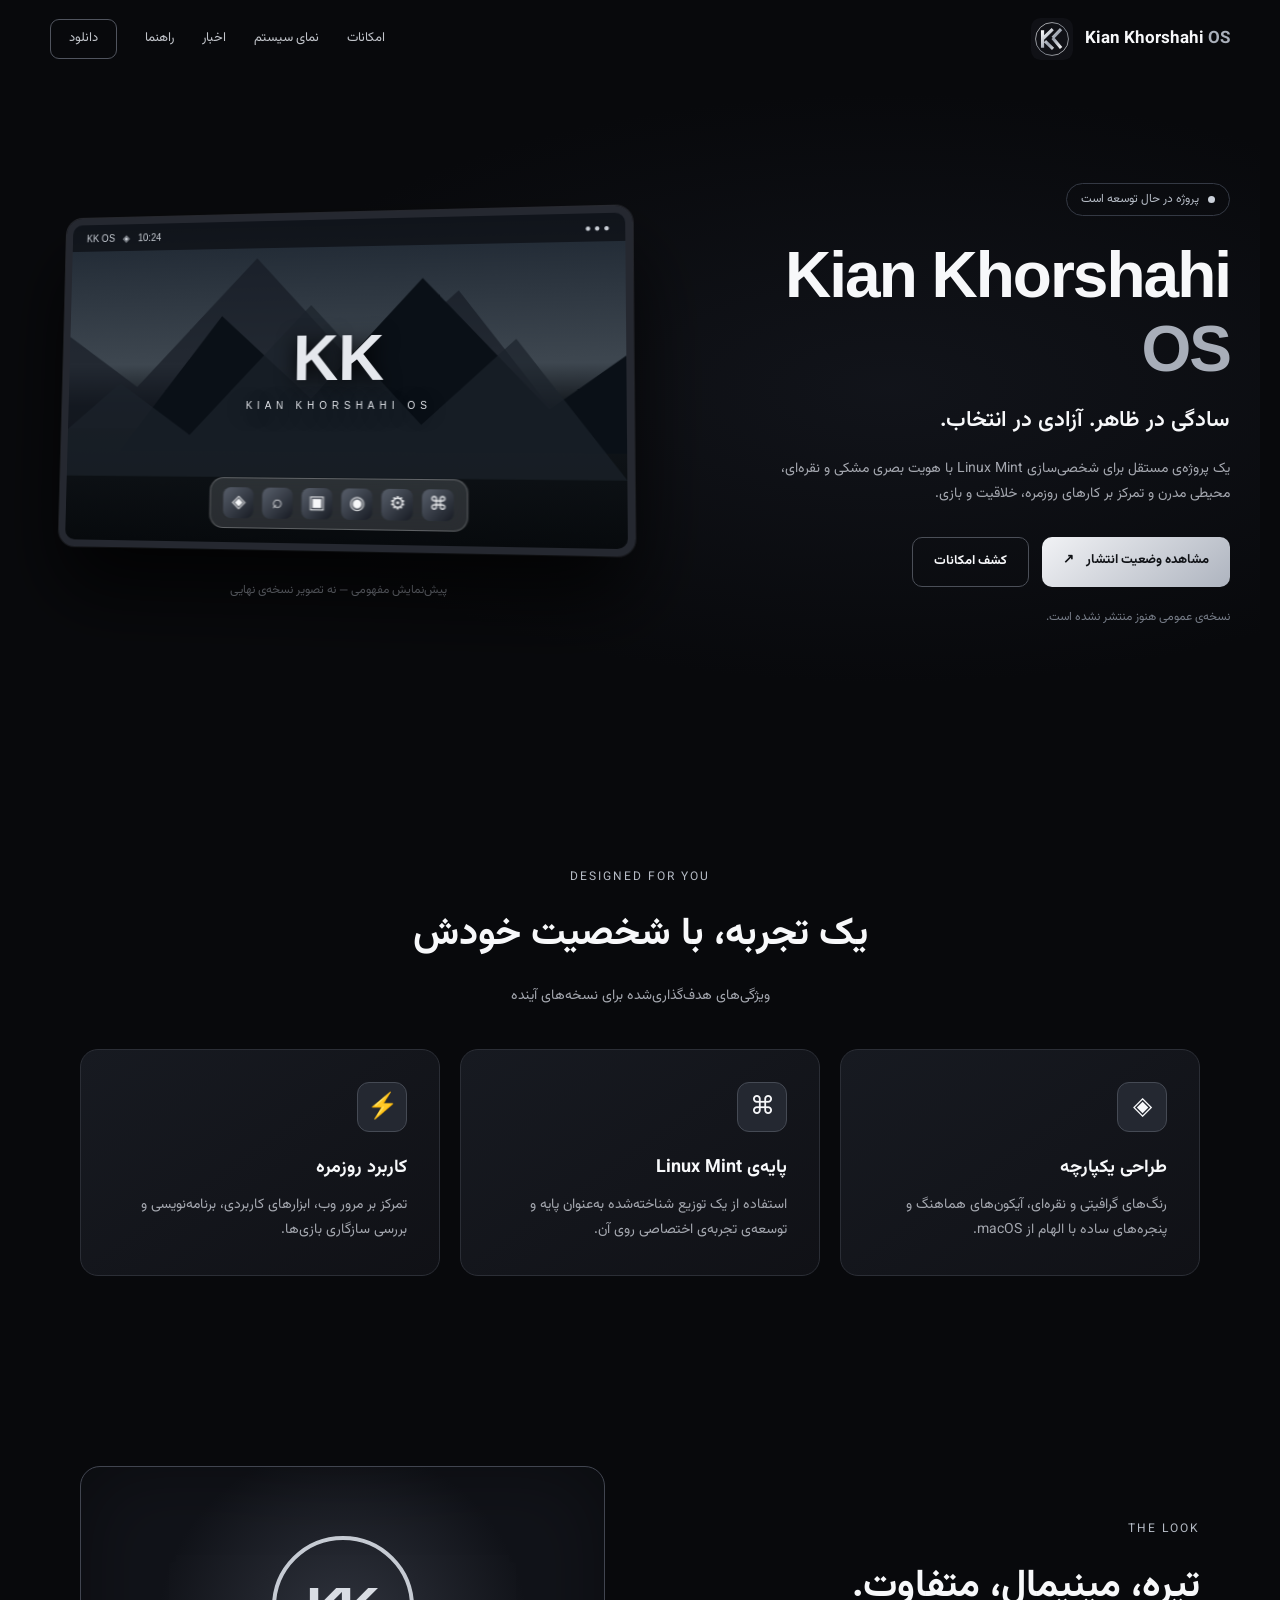
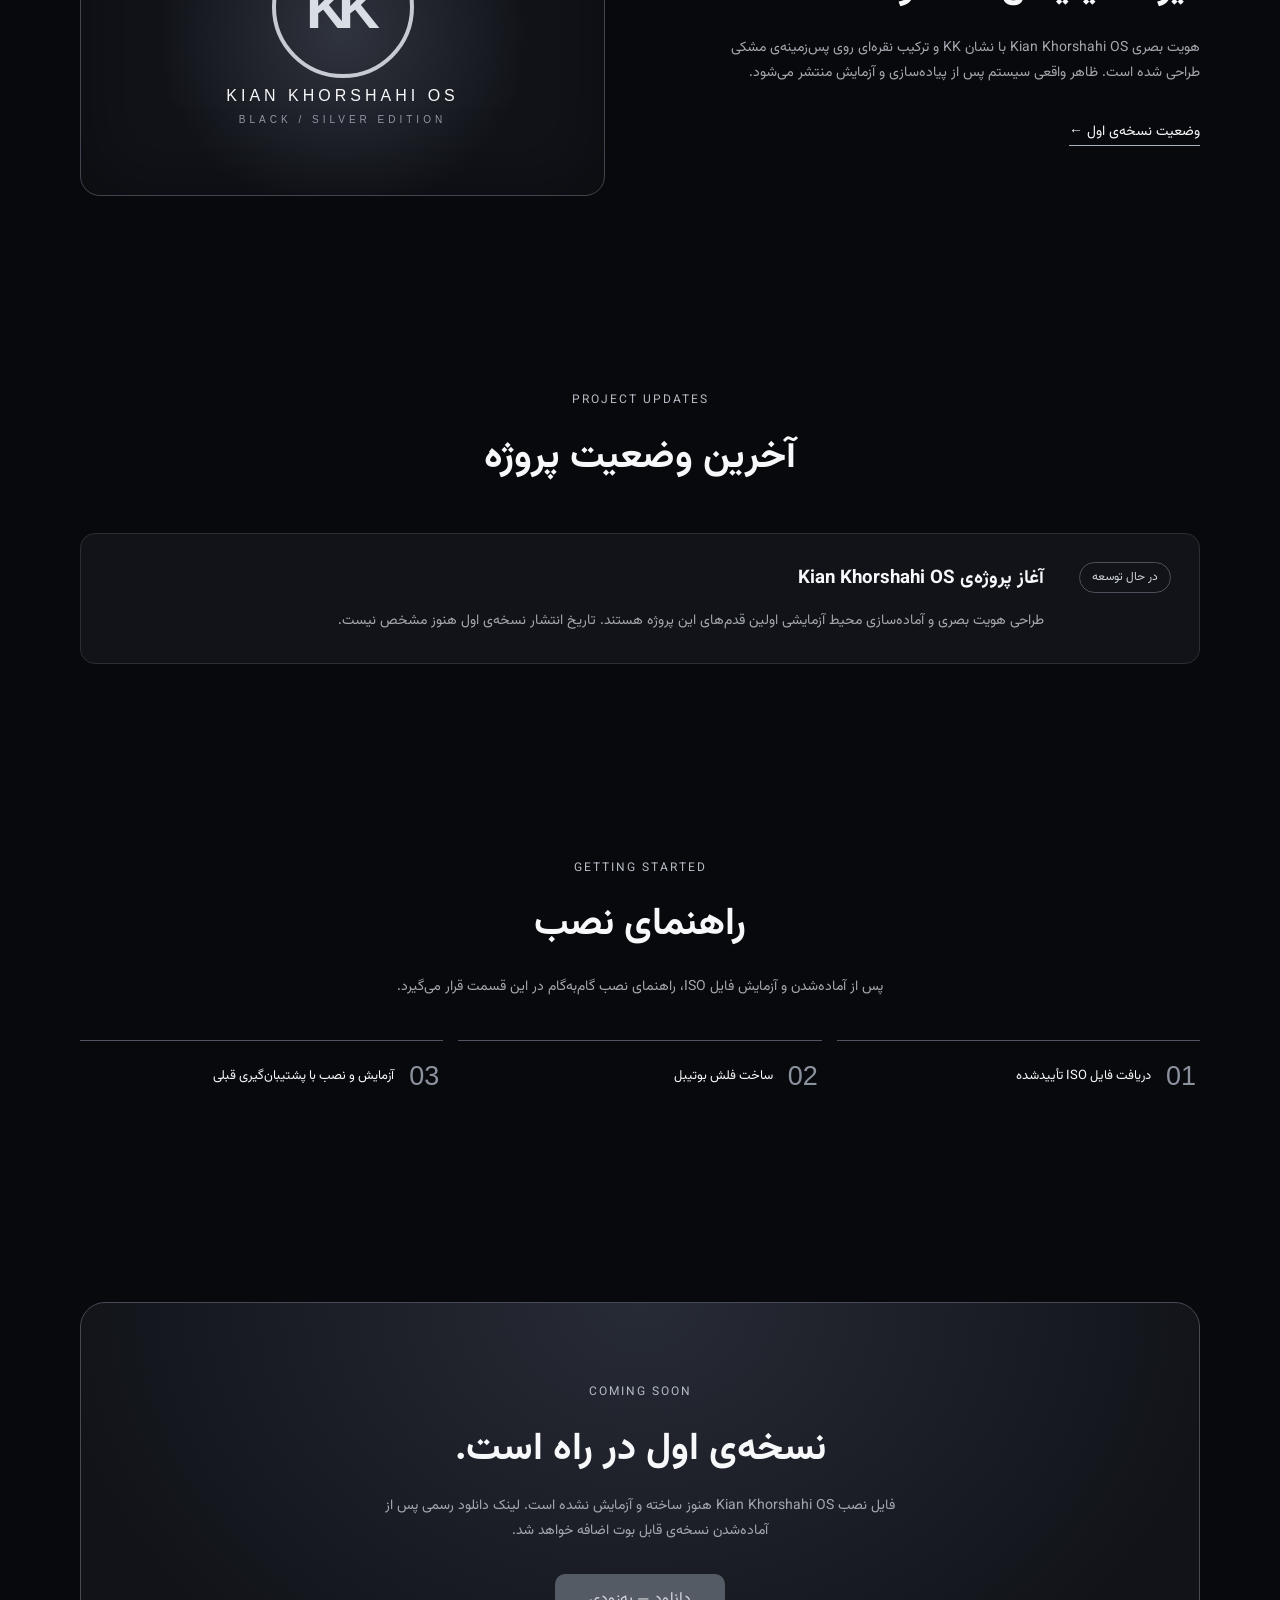
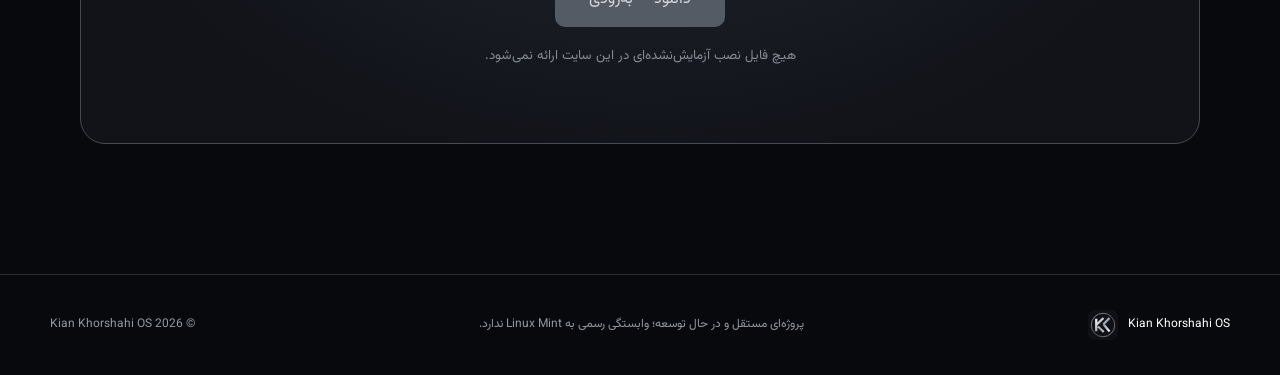
<file: index.html>
<!doctype html>
<html lang="fa" dir="rtl">
<head>
<meta charset="utf-8"><meta name="viewport" content="width=device-width, initial-scale=1">
<meta name="description" content="وب‌سایت پروژه Kian Khorshahi OS، توزیع لینوکسی در حال توسعه با طراحی مشکی و نقره‌ای.">
<title>Kian Khorshahi OS | سیستم‌عامل شما، دنیای شما</title>
<link rel="icon" href="assets/kk-logo.svg" type="image/svg+xml">
<link rel="stylesheet" href="style.css">
</head>
<body>
<header class="nav"><a class="brand" href="#home"><img src="assets/kk-logo.svg" alt="لوگوی KK"><span>Kian Khorshahi <b>OS</b></span></a><nav aria-label="منوی اصلی"><a href="#features">امکانات</a><a href="#preview">نمای سیستم</a><a href="#news">اخبار</a><a href="#guide">راهنما</a><a class="nav-download" href="#download">دانلود</a></nav><button id="menuBtn" class="menu" aria-label="باز کردن منو" aria-expanded="false">☰</button></header>
<main>
<section class="hero" id="home"><div class="glow"></div><div class="hero-content"><span class="eyebrow"><i></i> پروژه در حال توسعه است</span><div class="emblem"><img src="assets/kk-logo.svg" alt="نشان Kian Khorshahi OS"></div><h1>Kian Khorshahi <span>OS</span></h1><p class="tagline">سادگی در ظاهر. آزادی در انتخاب.</p><p class="desc">یک پروژه‌ی مستقل برای شخصی‌سازی Linux Mint با هویت بصری مشکی و نقره‌ای، محیطی مدرن و تمرکز بر کارهای روزمره، خلاقیت و بازی.</p><div class="actions"><a class="primary" href="#download">مشاهده وضعیت انتشار <span>↗</span></a><a class="secondary" href="#features">کشف امکانات</a></div><div class="small-note">نسخه‌ی عمومی هنوز منتشر نشده است.</div></div><div class="hero-visual" aria-label="پیش‌نمایش مفهومی دسکتاپ"><div class="desktop"><div class="desktop-top"><span>● ● ●</span><span>KK OS &nbsp; ◈ &nbsp; 10:24</span></div><div class="mountains"><div class="mountain one"></div><div class="mountain two"></div><div class="mountain three"></div></div><div class="desktop-logo">KK<small>KIAN KHORSHAHI OS</small></div><div class="dock"><span>◈</span><span>⌕</span><span>▣</span><span>◉</span><span>⚙</span><span>⌘</span></div></div><span class="visual-caption">پیش‌نمایش مفهومی — نه تصویر نسخه‌ی نهایی</span></div></section>
<section class="section" id="features"><div class="section-head"><span class="kicker">DESIGNED FOR YOU</span><h2>یک تجربه، با شخصیت خودش</h2><p>ویژگی‌های هدف‌گذاری‌شده برای نسخه‌های آینده</p></div><div class="cards"><article class="card"><span class="card-icon">◈</span><h3>طراحی یکپارچه</h3><p>رنگ‌های گرافیتی و نقره‌ای، آیکون‌های هماهنگ و پنجره‌های ساده با الهام از macOS.</p></article><article class="card"><span class="card-icon">⌘</span><h3>پایه‌ی Linux Mint</h3><p>استفاده از یک توزیع شناخته‌شده به‌عنوان پایه و توسعه‌ی تجربه‌ی اختصاصی روی آن.</p></article><article class="card"><span class="card-icon">⚡</span><h3>کاربرد روزمره</h3><p>تمرکز بر مرور وب، ابزارهای کاربردی، برنامه‌نویسی و بررسی سازگاری بازی‌ها.</p></article></div></section>
<section class="section split" id="preview"><div><span class="kicker">THE LOOK</span><h2>تیره، مینیمال، متفاوت.</h2><p>هویت بصری Kian Khorshahi OS با نشان KK و ترکیب نقره‌ای روی پس‌زمینه‌ی مشکی طراحی شده است. ظاهر واقعی سیستم پس از پیاده‌سازی و آزمایش منتشر می‌شود.</p><a class="text-link" href="#download">وضعیت نسخه‌ی اول ←</a></div><div class="preview-panel"><div class="preview-circle">KK</div><span>KIAN KHORSHAHI OS</span><small>BLACK / SILVER EDITION</small></div></section>
<section class="section" id="news"><div class="section-head"><span class="kicker">PROJECT UPDATES</span><h2>آخرین وضعیت پروژه</h2></div><div class="news"><span class="news-label">در حال توسعه</span><div><h3>آغاز پروژه‌ی Kian Khorshahi OS</h3><p>طراحی هویت بصری و آماده‌سازی محیط آزمایشی اولین قدم‌های این پروژه هستند. تاریخ انتشار نسخه‌ی اول هنوز مشخص نیست.</p></div></div></section>
<section class="section" id="guide"><div class="section-head"><span class="kicker">GETTING STARTED</span><h2>راهنمای نصب</h2><p>پس از آماده‌شدن و آزمایش فایل ISO، راهنمای نصب گام‌به‌گام در این قسمت قرار می‌گیرد.</p></div><div class="guide"><div><b>01</b><span>دریافت فایل ISO تأییدشده</span></div><div><b>02</b><span>ساخت فلش بوتیبل</span></div><div><b>03</b><span>آزمایش و نصب با پشتیبان‌گیری قبلی</span></div></div></section>
<section class="section download-section" id="download"><div class="download-box"><span class="kicker">COMING SOON</span><h2>نسخه‌ی اول در راه است.</h2><p>فایل نصب Kian Khorshahi OS هنوز ساخته و آزمایش نشده است. لینک دانلود رسمی پس از آماده‌شدن نسخه‌ی قابل بوت اضافه خواهد شد.</p><span class="disabled-download" aria-label="دانلود هنوز فعال نیست">دانلود — به‌زودی</span><small>هیچ فایل نصب آزمایش‌نشده‌ای در این سایت ارائه نمی‌شود.</small></div></section>
</main>
<footer><div class="footer-brand"><img src="assets/kk-logo.svg" alt=""><span>Kian Khorshahi OS</span></div><p>پروژه‌ای مستقل و در حال توسعه؛ وابستگی رسمی به Linux Mint ندارد.</p><span>© <span id="year"></span> Kian Khorshahi OS</span></footer>
<script src="script.js"></script>
</body></html>
</file>
<file: style.css>
@import url('https://fonts.googleapis.com/css2?family=Vazirmatn:wght@400;500;600;700;800&display=swap');
:root{color-scheme:dark;--bg:#08090c;--surface:#111319;--line:#2b2e35;--muted:#a4a7af;--white:#f7f8fa}*{box-sizing:border-box}html{scroll-behavior:smooth}body{margin:0;background:var(--bg);color:var(--white);font-family:Vazirmatn,Tahoma,Arial,sans-serif;line-height:1.8}a{color:inherit;text-decoration:none}.nav{height:78px;display:flex;align-items:center;justify-content:space-between;max-width:1240px;margin:auto;padding:0 30px;position:relative;z-index:4}.brand{display:flex;align-items:center;gap:12px;font-size:17px;font-weight:700;direction:ltr}.brand img{width:42px}.brand b{color:#aab0bb}.nav nav{display:flex;align-items:center;gap:28px;font-size:13px;color:#c2c5cb}.nav nav a:hover{color:white}.nav-download{border:1px solid #50545e;border-radius:9px;padding:7px 18px}.menu{display:none;background:none;border:0;color:white;font-size:25px;cursor:pointer}.hero{max-width:1240px;margin:0 auto;min-height:690px;display:grid;grid-template-columns:1fr 1.05fr;align-items:center;gap:55px;padding:65px 30px 100px;position:relative}.glow{position:absolute;z-index:-1;inset:0;background:radial-gradient(ellipse at 70% 45%,#24293655,transparent 55%)}.eyebrow,.kicker{font-size:12px;color:#b5bbc5;letter-spacing:2px}.eyebrow{display:inline-flex;align-items:center;gap:9px;border:1px solid #343944;padding:5px 14px;border-radius:50px;letter-spacing:0}.eyebrow i{width:7px;height:7px;border-radius:50%;background:#cbd1da}.emblem{display:none}h1{font-size:clamp(38px,5vw,68px);line-height:1.15;letter-spacing:-2px;margin:23px 0 15px;direction:ltr;text-align:right;font-family:Arial,sans-serif}h1 span{color:#a8aeb9}.tagline{font-size:22px;font-weight:600;margin:0 0 16px}.desc{color:var(--muted);max-width:480px;font-size:14px}.actions{display:flex;gap:13px;margin-top:30px;flex-wrap:wrap}.primary,.secondary{padding:12px 21px;border-radius:10px;font-size:13px;font-weight:700}.primary{background:linear-gradient(140deg,#f1f2f5,#aeb4bf);color:#101216}.primary span{margin-right:9px}.secondary{border:1px solid #4b4f58}.small-note{color:#767c87;font-size:12px;margin-top:20px}.hero-visual{perspective:1100px}.desktop{height:340px;position:relative;overflow:hidden;border:7px solid #252830;border-radius:17px;box-shadow:0 45px 80px #000c,0 0 0 1px #6c717b55;transform:rotateY(-8deg) rotateX(4deg);background:linear-gradient(#1d2631 0%,#3e4750 45%,#12171c 58%,#070a0d 100%)}.desktop-top{position:absolute;top:0;left:0;right:0;height:28px;background:#0a0c10a8;display:flex;align-items:center;justify-content:space-between;padding:0 15px;color:#cbd0d7;font:10px Arial;z-index:2}.mountains{position:absolute;inset:0}.mountain{position:absolute;bottom:35%;width:110%;height:65%;background:#141a22;clip-path:polygon(0 100%,18% 55%,30% 80%,50% 18%,68% 75%,83% 35%,100% 100%)}.mountain.one{left:-20%;opacity:.65}.mountain.two{left:10%;bottom:28%;background:#0a1017;transform:scaleX(-1)}.mountain.three{left:-10%;bottom:20%;background:#1c232b;opacity:.7}.desktop-logo{position:absolute;top:32%;left:0;right:0;text-align:center;font:bold 64px Arial;color:#e5e8ed;text-shadow:0 4px 20px #000}.desktop-logo small{display:block;font:10px Arial;letter-spacing:5px;margin-top:5px}.dock{position:absolute;bottom:14px;left:50%;transform:translateX(-50%);display:flex;gap:9px;padding:9px 13px;background:#e5eaf025;border:1px solid #f5f5f544;border-radius:14px;backdrop-filter:blur(10px);direction:ltr}.dock span{width:31px;height:31px;border-radius:8px;background:linear-gradient(135deg,#59606c,#181c24);display:grid;place-items:center;font-size:18px}.visual-caption{display:block;text-align:center;margin-top:30px;color:#888d97;font-size:12px}.section{max-width:1180px;margin:0 auto;padding:95px 30px}.section-head{text-align:center;margin-bottom:40px}.section h2{font-size:clamp(27px,3vw,39px);margin:9px 0}.section p{color:var(--muted);font-size:14px}.cards{display:grid;grid-template-columns:repeat(3,1fr);gap:20px}.card{background:linear-gradient(145deg,#171a21,#101116);border:1px solid #2b2e36;border-radius:18px;padding:32px}.card-icon{display:grid;place-items:center;background:#242831;border:1px solid #454a54;border-radius:12px;width:50px;height:50px;font-size:25px}.card h3{font-size:18px;margin:20px 0 8px}.card p{margin:0}.split{display:grid;grid-template-columns:1fr 1fr;align-items:center;gap:70px}.split>div:first-child{max-width:480px}.text-link{display:inline-block;margin-top:20px;border-bottom:1px solid #a9b0bd;font-size:14px}.preview-panel{height:330px;border:1px solid #414550;border-radius:20px;background:radial-gradient(circle at center,#30343e,#111319 60%);display:flex;align-items:center;justify-content:center;flex-direction:column;gap:9px;box-shadow:inset 0 0 80px #0006}.preview-circle{border:4px solid #c6cbd3;color:#d9dde4;border-radius:50%;width:142px;height:142px;display:grid;place-items:center;font:bold 58px Arial;letter-spacing:-10px;padding-right:9px}.preview-panel span{font:16px Arial;letter-spacing:4px}.preview-panel small{font:10px Arial;letter-spacing:4px;color:#9198a4}.news{border:1px solid var(--line);background:#111319;border-radius:15px;padding:28px;display:flex;gap:35px;align-items:flex-start}.news-label{border:1px solid #4b505c;border-radius:50px;white-space:nowrap;font-size:12px;padding:4px 12px;color:#cdd1d9}.news h3{margin:0}.news p{margin-bottom:0}.guide{display:grid;grid-template-columns:repeat(3,1fr);gap:15px}.guide div{border-top:1px solid #505661;padding:20px 4px;display:flex;gap:15px;align-items:center}.guide b{font:27px Arial;color:#8b929e}.guide span{font-size:13px}.download-section{padding-bottom:130px}.download-box{text-align:center;padding:75px 25px;border:1px solid #454a54;border-radius:25px;background:radial-gradient(ellipse at top,#272b35,#111319 75%)}.download-box p{max-width:550px;margin:0 auto 30px}.disabled-download{display:inline-block;padding:12px 34px;background:#555b65;color:#d4d6db;border-radius:10px;cursor:not-allowed}.download-box small{display:block;margin-top:17px;color:#858b95}footer{border-top:1px solid #292c34;padding:35px max(30px,calc((100vw - 1180px)/2));display:flex;justify-content:space-between;align-items:center;gap:25px;flex-wrap:wrap;color:#9298a2;font-size:12px}.footer-brand{display:flex;align-items:center;gap:10px;color:white;direction:ltr}.footer-brand img{width:30px}footer p{margin:0}@media(max-width:850px){.hero{grid-template-columns:1fr;padding-top:40px;gap:50px}.hero-visual{max-width:600px;width:100%;margin:auto}.cards,.guide{grid-template-columns:1fr}.split{grid-template-columns:1fr;gap:30px}.nav nav{display:none;position:absolute;top:70px;left:20px;right:20px;background:#171920;border:1px solid #373b45;border-radius:15px;padding:20px;flex-direction:column;align-items:stretch}.nav nav.open{display:flex}.menu{display:block}}@media(max-width:480px){.hero{padding:35px 20px 60px}.nav{padding:0 20px}.desktop{height:235px;transform:none}.desktop-logo{font-size:44px}.desktop-logo small{font-size:7px}.dock span{width:24px;height:24px}.section{padding:65px 20px}.news{display:block}.news-label{display:inline-block;margin-bottom:14px}h1{font-size:37px}}
</file>
